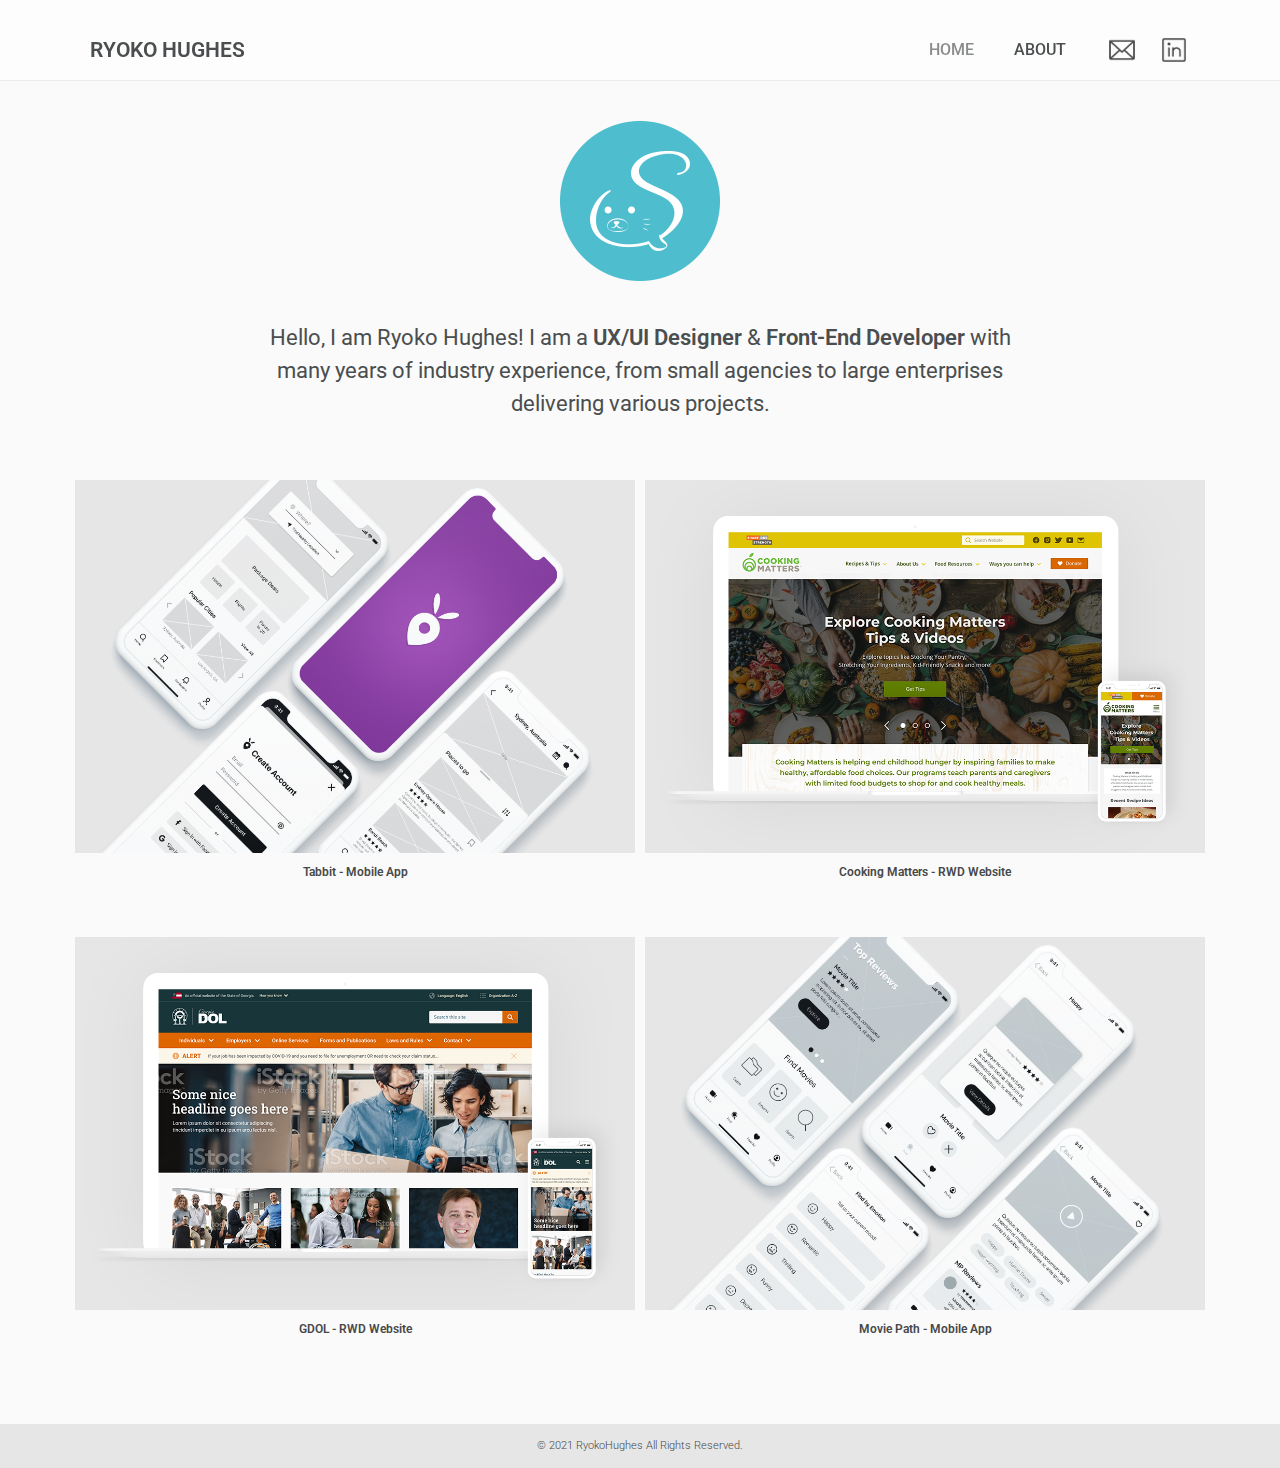
<file: index.html>
<!DOCTYPE html>
<html lang="en">
<head>
    <meta charset="utf-8">
    <meta http-equiv="X-UA-Compatible" content="IE=edge">
    <meta name="viewport" content="width=device-width, initial-scale=1">
    <title>Ryoko Hughes</title>
    <link rel="shortcut icon" href="images/favicon.ico">
    <!-- <link rel="stylesheet" href="css/bootstrap.min.css"> -->
    <link rel="stylesheet" href="css/animate.css">
    <link rel="stylesheet" href="css/style.css">
    <!--[if lt IE 9]>
        <script src="https://oss.maxcdn.com/libs/html5shiv/3.7.0/html5shiv.js"></script>
        <script src="https://oss.maxcdn.com/libs/respond.js/1.4.2/respond.min.js"></script>
    <![endif]-->
</head>
<body>
    <!-- Header -->
    <header class="wow fadeIn" data-wow-delay=".5s">
        <div class="container">
            <h1 id="header-logo"><a href="index.html">Ryoko Hughes</a></h1>
            <nav>
                <!-- <p class="mobile-nav"></p> -->
                <ul class="header-nav">
                    <li class="current"><a href="index.html" title="Home">Home</a></li>
                    <li><a href="about.html" title="About">About</a></li>
                    <li class="nav-social-icons">
                        <a href="mailto: info@creativeseals.com" title="Email" class="icon-link"><img src="images/icon-envelope.png" alt="Email"></a>
                        <a href="https://www.linkedin.com/in/ryoko-hughes/" title="LinkedIn" class="icon-link" target="_blank"><img src="images/icon-linkedin.png" alt="LinkedIn"></a>
                    </li>
                </ul>
            </nav>
        </div>
    </header>

    <!-- Hero -->
    <section class="hero">
        <img src="images/logo.png" alt="Seal" class="hero-logo wow fadeInDown" data-wow-duration="1s" data-wow-delay=".25s">
        <h2 class="tagline wow fadeInUp" data-wow-delay=".5s">Hello, I am Ryoko Hughes! I am a <strong>UX/UI Designer</strong> & <strong>Front-End Developer</strong> with many years of industry experience, from small agencies to large enterprises delivering various projects.</h2>
    </section>

    <!-- Content -->
    <main class="index-content">
        <div class="container">
            <div class="port-thumb tabbit wow fadeIn" data-wow-delay="1s">
                <a href="work-tabbit.html" class="port-thumb-link">
                    <img src="images/thumb-tabbit.png" alt="Tabbit" class="port-thumb-img">
                </a>
                <p class="port-thumb-desc">Tabbit - Mobile App</p>
            </div>

            <div class="port-thumb cm wow fadeIn" data-wow-delay="1.25s">
                <a href="work-cm.html">
                    <img src="images/thumb-npo.png" alt="NPO" class="port-thumb-img">
                </a>
                <p class="port-thumb-desc">Cooking Matters - RWD Website</p>
            </div>

            <div class="port-thumb gdol wow fadeIn" data-wow-delay="1.5s" data-wow-offset="-350">
                <a href="work-gdol.html">
                    <img src="images/thumb-gdol.png" alt="GDOL" class="port-thumb-img">
                </a>
                <p class="port-thumb-desc">GDOL - RWD Website</p>
            </div>

            <div class="port-thumb mp wow fadeIn" data-wow-delay="1.75s" data-wow-offset="-350">
                <a href="work-mp.html">
                    <img src="images/thumb-moviepath.png" alt="Movie Path" class="port-thumb-img">
                </a>
                <p class="port-thumb-desc">Movie Path - Mobile App</p>
            </div>

        </div>
    </main>

    <!-- Footer -->
    <footer>
        <p class="copyright">&copy; 2021 RyokoHughes All Rights Reserved.</p>
    </footer>
    <script type="text/javascript" src="js/wow.min.js"></script>
    <script>
        wow = new WOW(
          {
            animateClass: 'animated',
            offset: 0
          }
        );
        wow.init();
      </script>
      <!-- HW19 Requirement -->
      <script>
        let msg = 'I\'m adding a nice Java Script';
        console.log(msg);
      </script>
</body>
</html>
</file>
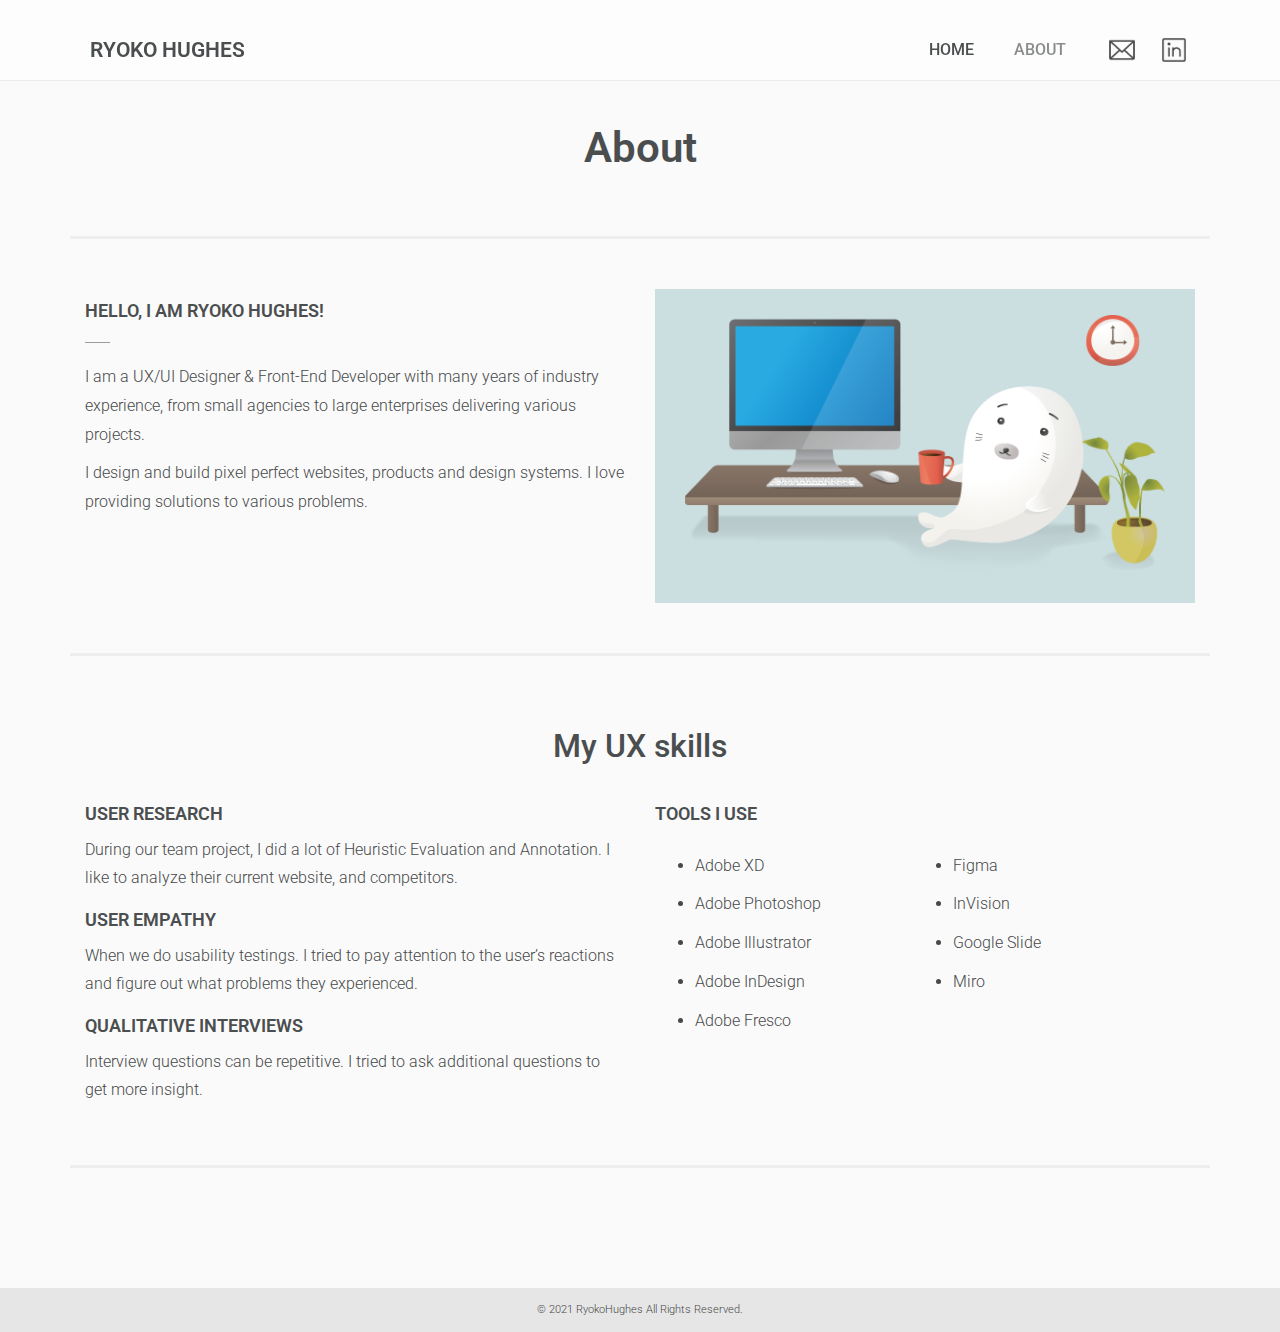
<file: about.html>
<!DOCTYPE html>
<html lang="en">
<head>
    <meta charset="utf-8">
    <meta http-equiv="X-UA-Compatible" content="IE=edge">
    <meta name="viewport" content="width=device-width, initial-scale=1">
    <title>Ryoko Hughes : About</title>
    <link rel="shortcut icon" href="images/favicon.ico">
    <!-- <link rel="stylesheet" href="css/bootstrap.min.css"> -->
    <link rel="stylesheet" href="css/animate.css">
    <link rel="stylesheet" href="css/style.css">
    <!--[if lt IE 9]>
        <script src="https://oss.maxcdn.com/libs/html5shiv/3.7.0/html5shiv.js"></script>
        <script src="https://oss.maxcdn.com/libs/respond.js/1.4.2/respond.min.js"></script>
    <![endif]-->
</head>
<body>
    <!-- Header -->
    <header class="wow fadeIn" data-wow-delay=".5s">
        <div class="container">
            <h1 id="header-logo"><a href="index.html">Ryoko Hughes </a></h1>
            <nav>
                <!-- <p class="mobile-nav"></p> -->
                <ul class="header-nav">
                    <li><a href="index.html" title="Home">Home</a></li>
                    <li class="current"><a href="about.html" title="About">About</a></li>
                    <li class="nav-social-icons">
                        <a href="mailto: info@creativeseals.com" title="Email" class="icon-link"><img src="images/icon-envelope.png" alt="Email"></a>
                        <a href="https://www.linkedin.com/in/ryoko-hughes/" title="LinkedIn" class="icon-link" target="_blank"><img src="images/icon-linkedin.png" alt="LinkedIn"></a>
                    </li>
                </ul>
            </nav>
        </div>
    </header>

    <!-- Content -->
    <section class="title">
        <div class="container bottom-border">
            <h2 class="page-title wow fadeInDown" data-wow-duration="1s" data-wow-delay=".25s">About</h2>
        </div>
    </section>

    <!-- Content -->
    <main class="content">
        <div class="container">
            <section class="row bottom-border">
                <div class="col col-6 port-overview">
                    <h5>Hello, I am Ryoko Hughes!</h5>
                    <p>I am a UX/UI Designer & Front-End Developer with many years of industry experience, from small agencies to large enterprises delivering various projects. </p>
                    <p>I design and build pixel perfect websites, products and design systems. I love providing solutions to various problems.</p>
                </div>
                <div class="col col-6 port-thumb-img">
                    <div class="thumb-bg seal-portrait">
                        <img src="images/seal-self.png" alt="Seal" class="port-image">
                    </div>
                </div>
            </section>

            <h3>My UX skills</h3>
            <section class="row bottom-border">
                <div class="col col-6">
                    <h5>User Research</h5>
                    <p>During our team project, I did a lot of Heuristic Evaluation and Annotation. I like to analyze their current website, and competitors.</p>
                    <h5>User Empathy</h5>
                    <p>When we do usability testings. I tried to pay attention to the user’s reactions and figure out what problems they experienced.</p>
                    <h5>Qualitative Interviews</h5>
                    <p>Interview questions can be repetitive. I tried to ask additional questions to get more insight.</p>
                </div>
                <div class="col col-6">
                    <h5>Tools I use</h5>
                    <ul class="skill-list">
                        <li>Adobe XD</li>
                        <li>Adobe Photoshop</li>
                        <li>Adobe Illustrator</li>
                        <li>Adobe InDesign</li>
                        <li>Adobe Fresco</li>
                        <li>Figma</li>
                        <li>InVision </li>
                        <li>Google Slide </li>
                        <li>Miro</li>
                    </ul>
                </div>
            </section>
        </div>
    </main>

    <!-- Footer -->
    <footer>
        <p class="copyright">&copy; 2021 RyokoHughes All Rights Reserved.</p>
    </footer>
    <script type="text/javascript" src="js/wow.min.js"></script>
    <script>
        wow = new WOW(
          {
            animateClass: 'animated',
            offset: 0
          }
        );
        wow.init();
      </script>
</body>
</html>
</file>
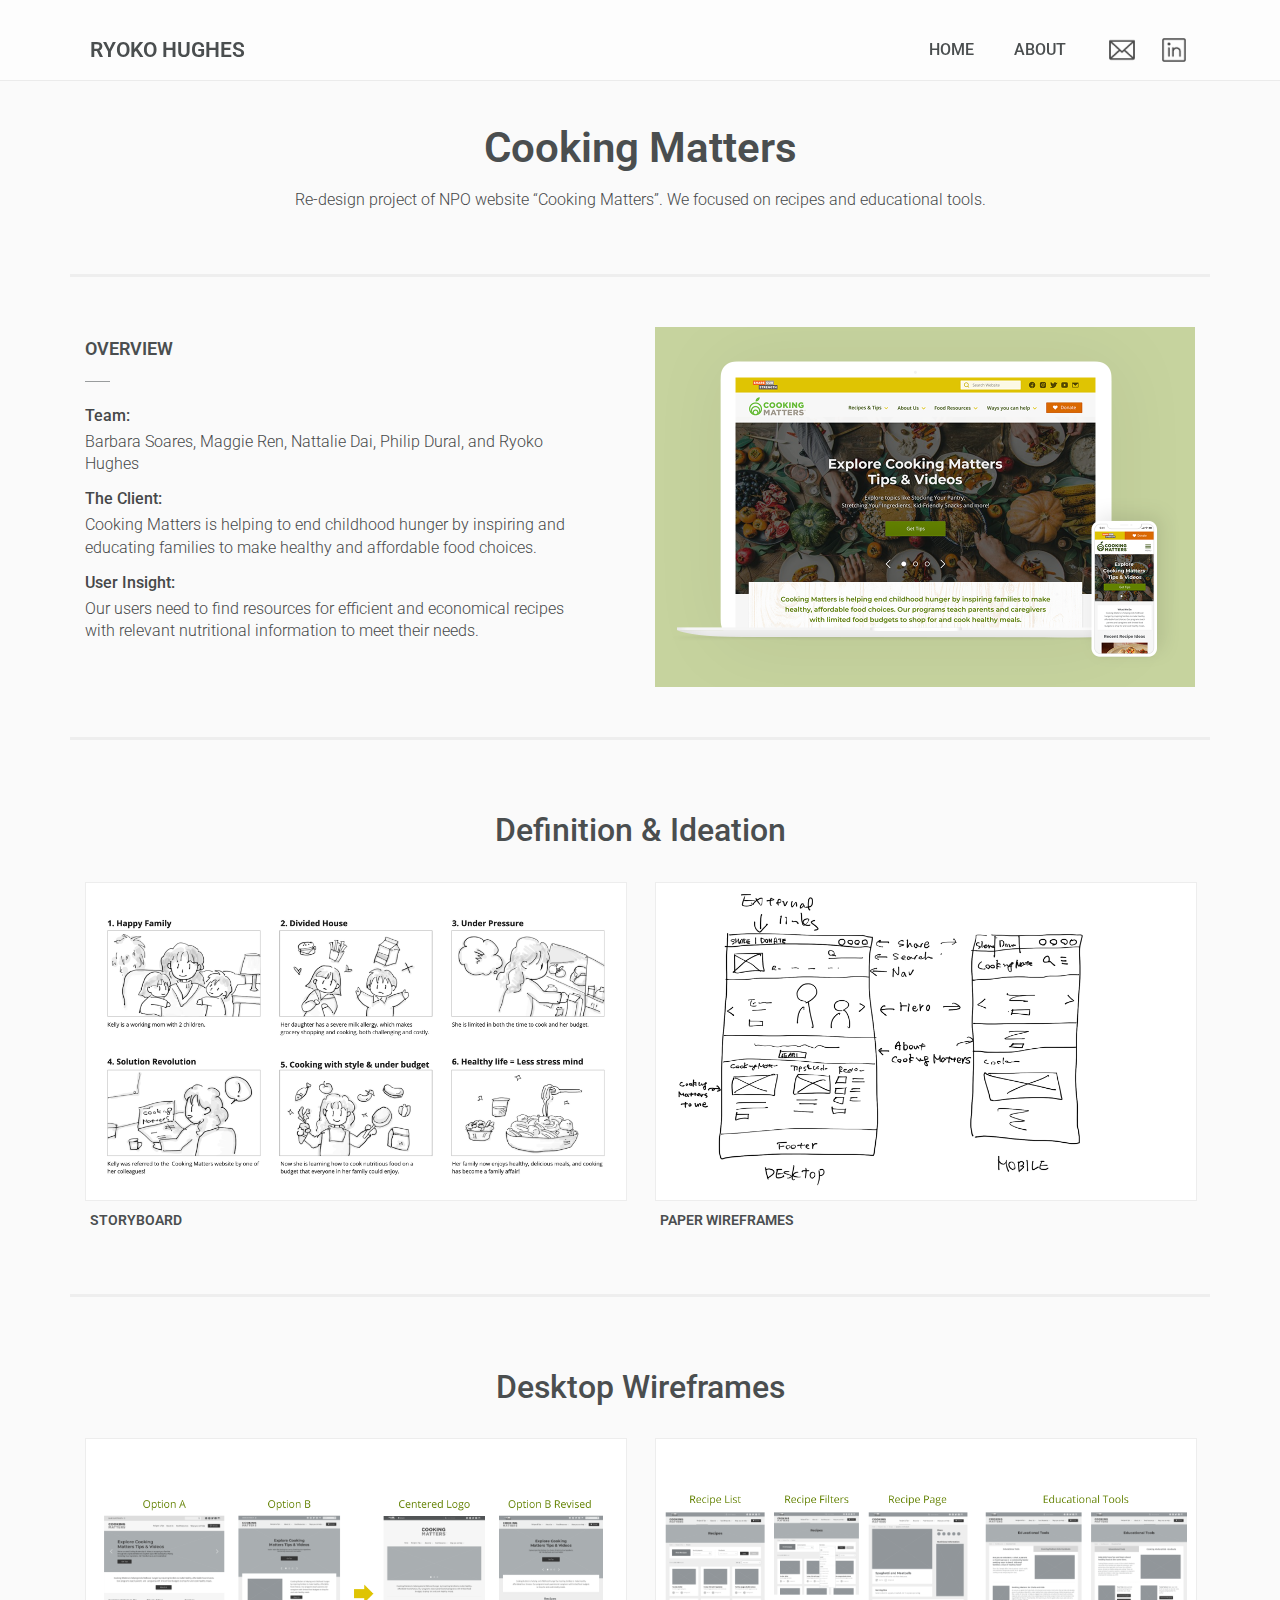
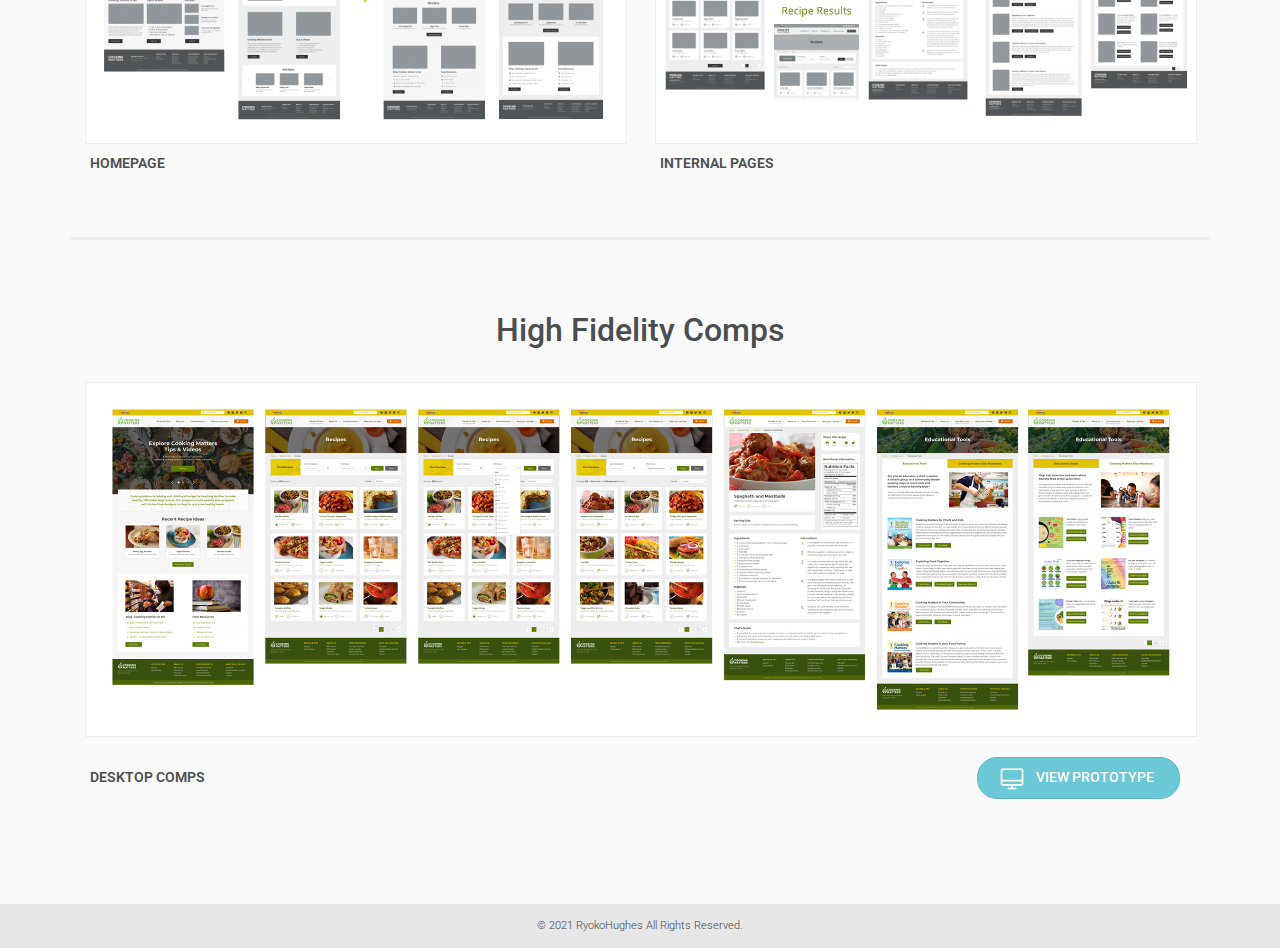
<file: work-cm.html>
<!DOCTYPE html>
<html lang="en">
<head>
    <meta charset="utf-8">
    <meta http-equiv="X-UA-Compatible" content="IE=edge">
    <meta name="viewport" content="width=device-width, initial-scale=1">
    <title>Ryoko Hughes : Cooking Matters</title>
    <link rel="shortcut icon" href="images/favicon.ico">
    <!-- <link rel="stylesheet" href="css/bootstrap.min.css"> -->
    <link rel="stylesheet" href="css/animate.css">
    <link rel="stylesheet" href="css/style.css">
    <!--[if lt IE 9]>
        <script src="https://oss.maxcdn.com/libs/html5shiv/3.7.0/html5shiv.js"></script>
        <script src="https://oss.maxcdn.com/libs/respond.js/1.4.2/respond.min.js"></script>
    <![endif]-->
</head>
<body>
    <!-- Header -->
    <header class="wow fadeIn" data-wow-delay=".5s">
        <div class="container">
            <h1 id="header-logo"><a href="index.html">Ryoko Hughes</a></h1>
            <nav>
                <!-- <p class="mobile-nav"></p> -->
                <ul class="header-nav">
                    <li><a href="index.html" title="Home">Home</a></li>
                    <li><a href="about.html" title="About">About</a></li>
                    <li class="nav-social-icons">
                        <a href="mailto: info@creativeseals.com" title="Email" class="icon-link"><img src="images/icon-envelope.png" alt="Email"></a>
                        <a href="https://www.linkedin.com/in/ryoko-hughes/" title="LinkedIn" class="icon-link" target="_blank"><img src="images/icon-linkedin.png" alt="LinkedIn"></a>
                    </li>
                </ul>
            </nav>
        </div>
    </header>

    <!-- Title -->
    <section class="title">
        <div class="container bottom-border">
            <h2 class="page-title wow fadeInDown" data-wow-duration="1s" data-wow-delay=".25s">Cooking Matters</h2>
            <p class="page-sub-title wow fadeInUp" data-wow-duration="1s" data-wow-delay=".5s">Re-design project of NPO website “Cooking Matters”. We focused on recipes and educational tools.</p>
        </div>
    </section>

    <!-- Content -->
    <main class="content">
        <div class="container">
            <section class="row bottom-border">
                <div class="col col-6 port-overview">
                    <h5>Overview</h5>
                    <dl>
                        <dt>Team:</dt>
                        <dd>Barbara Soares, Maggie Ren, Nattalie Dai, Philip Dural, and Ryoko Hughes</dd>
                        <dt>The Client:</dt>
                        <dd>Cooking Matters is helping to end childhood hunger by inspiring and educating families to make healthy and affordable food choices. </dd>
                        <dt>User Insight:</dt>
                        <dd>Our users need to find resources for efficient and economical recipes with relevant nutritional information to meet their needs.</dd>
                    </dl>
                </div>
                <div class="col col-6 port-thumb-img">
                    <div class="thumb-bg cm">
                        <img src="images/thumb-npo.png" alt="Cooking Matters" class="port-image">
                    </div>
                </div>
            </section>

            <h3>Definition &amp; Ideation</h3>
            <section class="row bottom-border">
                <div class="col col-6 port-item">
                    <a href="images/npo-storyboard.jpg" data-type="image" data-fslightbox>
                        <img src="images/npo-storyboard.jpg" alt="Storyboard" class="port-image">
                    </a>
                    <h5>Storyboard</h5>
                </div>
                <div class="col col-6 port-item">
                    <a href="images/npo-paper-wire.jpg" data-type="image" data-fslightbox>
                        <img src="images/npo-paper-wire.jpg" alt="Paper Wireframes" class="port-image">
                    </a>
                    <h5>Paper Wireframes</h5>
                </div>
            </section>

            <h3>Desktop Wireframes</h3>
            <section class="row bottom-border">
                <div class="col col-6 port-item">
                    <a href="images/npo-desktop-wire01.png" data-type="image" data-fslightbox>
                        <img src="images/npo-desktop-wire01.png" alt="Homepage Wireframes" class="port-image">
                    </a>
                    <h5>Homepage</h5>

                </div>
                <div class="col col-6 port-item">
                    <a href="images/npo-desktop-wire02.png" data-type="image" data-fslightbox>
                       <img src="images/npo-desktop-wire02.png" alt="Recipe Wireframes" class="port-image">
                    </a>
                    <h5>Internal Pages</h5>
                </div>
            </section>

            <h3>High Fidelity Comps</h3>
            <section class="row">
                <div class="col col-12 port-item">
                    <a href="images/npo-desktop-comps.jpg" data-type="image" data-fslightbox>
                       <img src="images/npo-desktop-comps.jpg" alt="Paper Wireframes" class="port-image">
                    </a>
                    <section class="row btn-right">
                        <h5>Desktop Comps</h5>
                        <p>
                            <a href="https://www.figma.com/proto/3JUARQ4RPCtksBnAr0uqvw/Cooking-Matters-HiFi-Only?node-id=335%3A7227&viewport=273%2C692%2C0.10871068388223648&scaling=scale-down" title="View Prototype" class="icon-button" target="_blank">
                                <img src="images/icon-desktop.png" alt="icon" class="btn-icon-img">
                                <span class="btn-icon-text">View Prototype</span>
                            </a>
                        </p>
                    </section>
            </section>

        </div>
    </main>

    <!-- Footer -->
    <footer>
        <p class="copyright">&copy; 2021 RyokoHughes All Rights Reserved.</p>
    </footer>
    <script type="text/javascript" src="js/wow.min.js"></script>
    <script type="text/javascript" src="js/fslightbox.js"></script>
    <script>
        wow = new WOW(
          {
            animateClass: 'animated',
            offset: 0
          }
        );
        wow.init();
      </script>
</body>
</html>
</file>
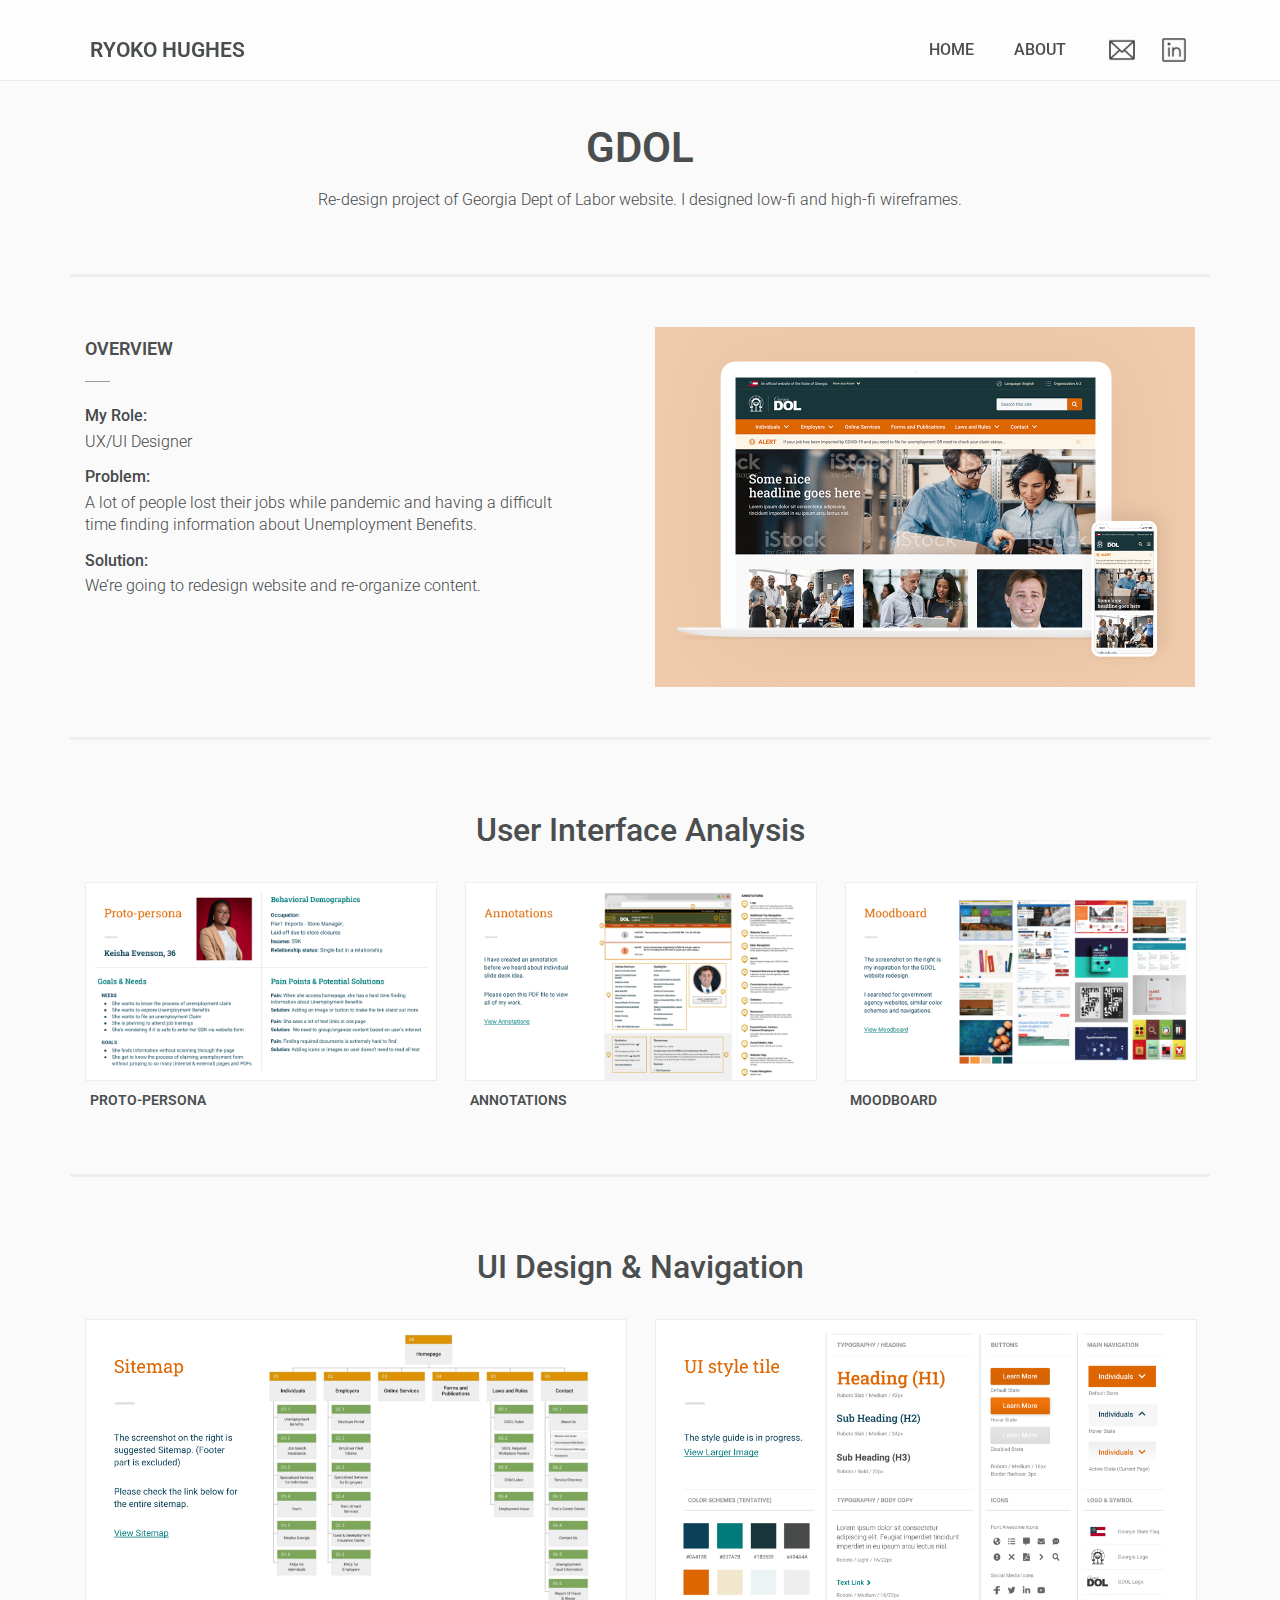
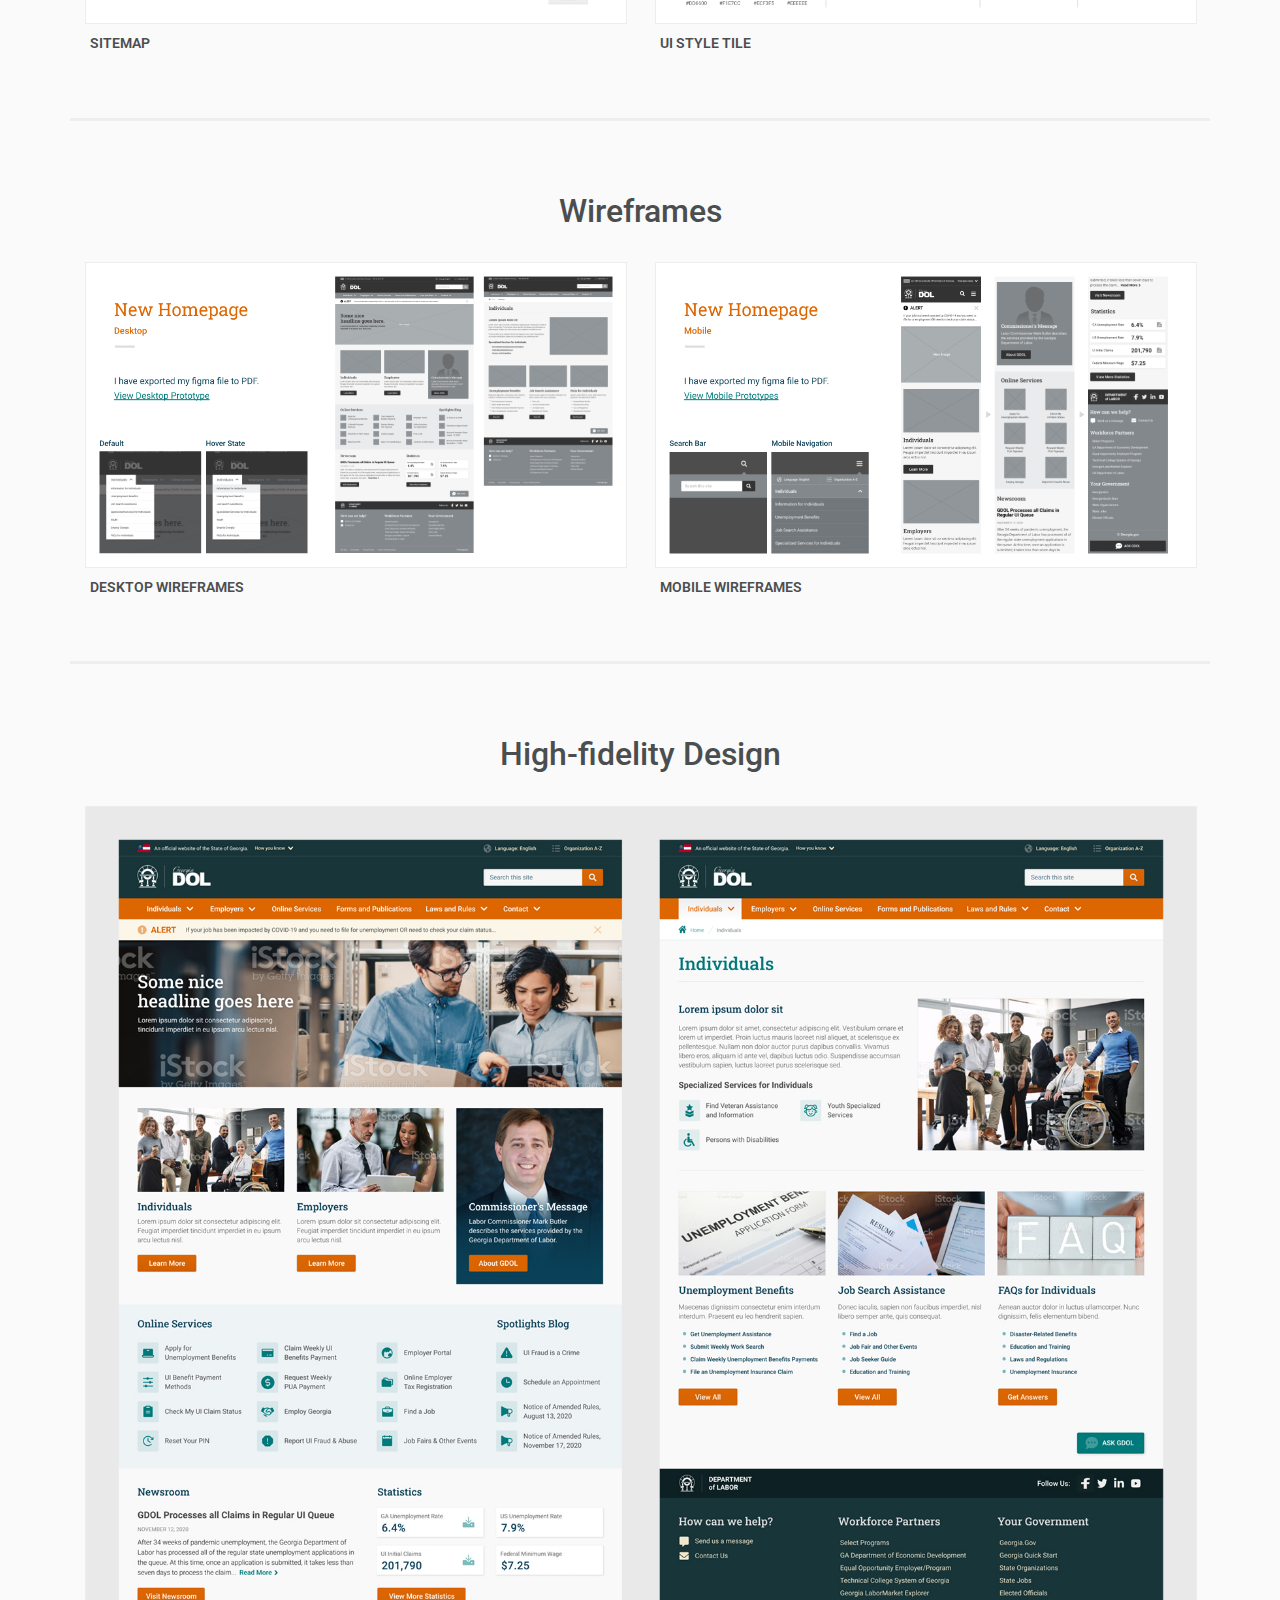
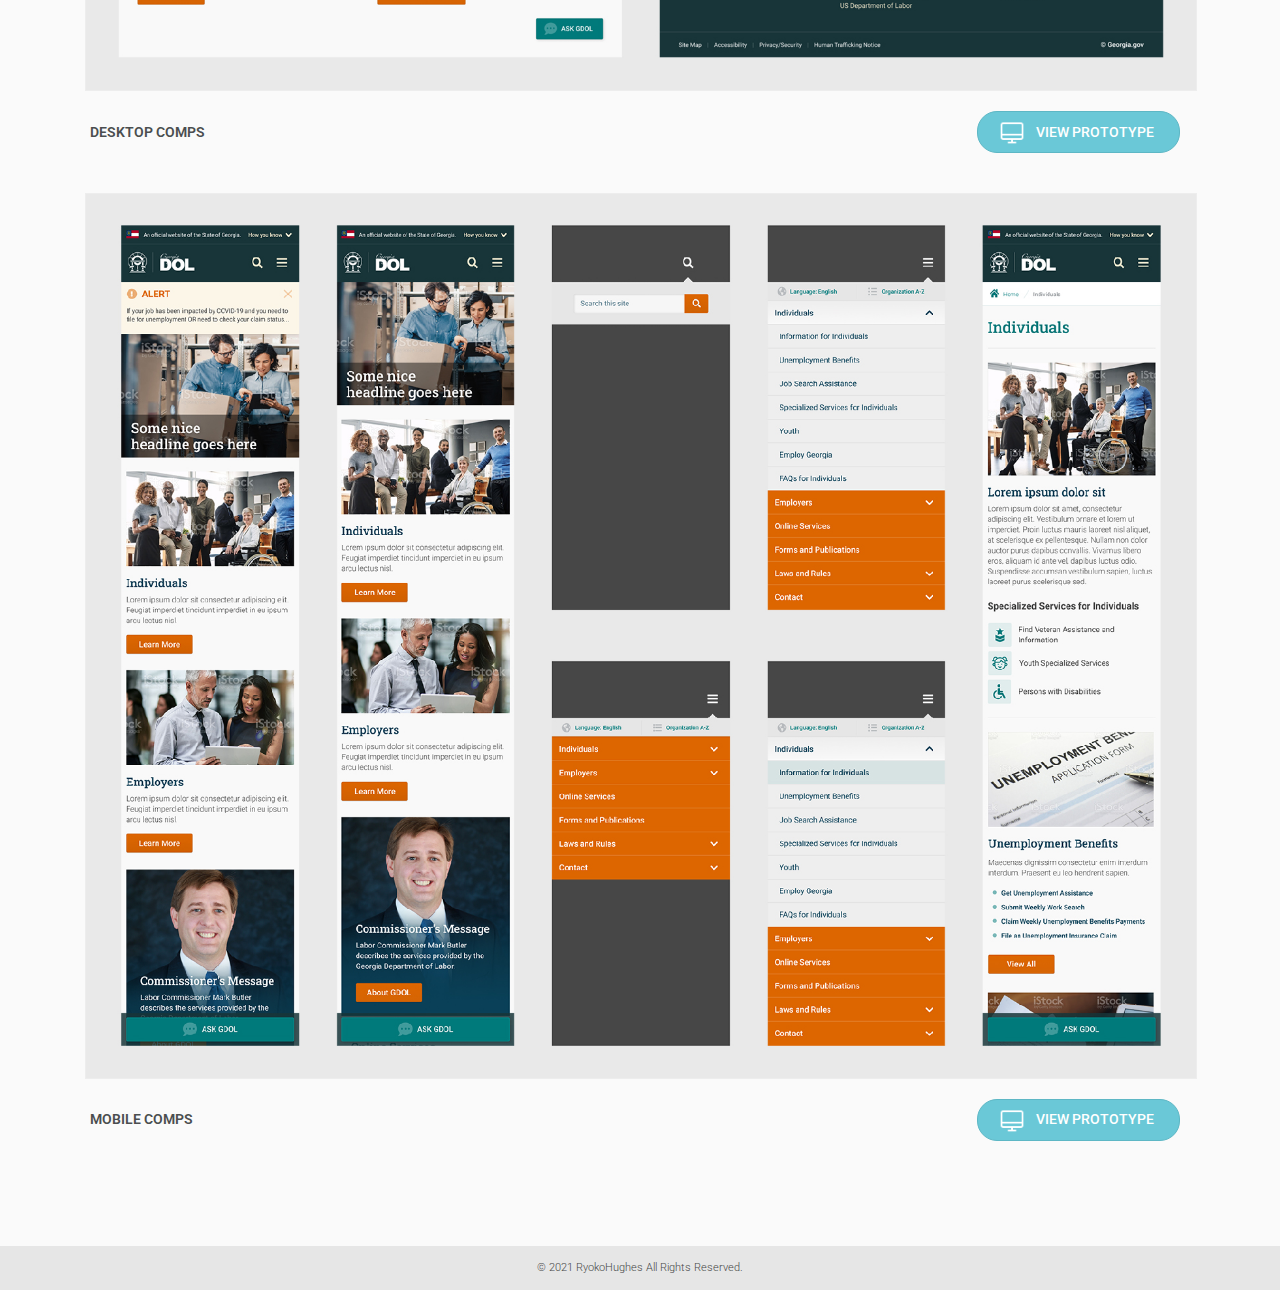
<file: work-gdol.html>
<!DOCTYPE html>
<html lang="en">
<head>
    <meta charset="utf-8">
    <meta http-equiv="X-UA-Compatible" content="IE=edge">
    <meta name="viewport" content="width=device-width, initial-scale=1">
    <title>Ryoko Hughes : GDOL</title>
    <link rel="shortcut icon" href="images/favicon.ico">
    <!-- <link rel="stylesheet" href="css/bootstrap.min.css"> -->
    <link rel="stylesheet" href="css/animate.css">
    <link rel="stylesheet" href="css/style.css">
    <!--[if lt IE 9]>
        <script src="https://oss.maxcdn.com/libs/html5shiv/3.7.0/html5shiv.js"></script>
        <script src="https://oss.maxcdn.com/libs/respond.js/1.4.2/respond.min.js"></script>
    <![endif]-->
</head>
<body>
    <!-- Header -->
    <header class="wow fadeIn" data-wow-delay=".5s">
        <div class="container">
            <h1 id="header-logo"><a href="index.html">Ryoko Hughes</a></h1>
            <nav>
                <!-- <p class="mobile-nav"></p> -->
                <ul class="header-nav">
                    <li><a href="index.html" title="Home">Home</a></li>
                    <li><a href="about.html" title="About">About</a></li>
                    <li class="nav-social-icons">
                        <a href="mailto: info@creativeseals.com" title="Email" class="icon-link"><img src="images/icon-envelope.png" alt="Email"></a>
                        <a href="https://www.linkedin.com/in/ryoko-hughes/" title="LinkedIn" class="icon-link" target="_blank"><img src="images/icon-linkedin.png" alt="LinkedIn"></a>
                    </li>
                </ul>
            </nav>
        </div>
    </header>

    <!-- Title -->
    <section class="title">
        <div class="container bottom-border">
            <h2 class="page-title wow fadeInDown" data-wow-duration="1s" data-wow-delay=".25s">GDOL</h2>
            <p class="page-sub-title wow fadeInUp" data-wow-duration="1s" data-wow-delay=".5s">Re-design project of Georgia Dept of Labor website. I designed low-fi and high-fi wireframes.</p>
        </div>
    </section>

    <!-- Content -->
    <main class="content">
        <div class="container">
            <section class="row bottom-border">
                <div class="col col-6 port-overview">
                    <h5>Overview</h5>
                    <dl>
                        <dt>My Role:</dt>
                        <dd>UX/UI Designer</dd>
                        <dt>Problem:</dt>
                        <dd>A lot of people lost their jobs while pandemic and having a difficult time finding information about Unemployment Benefits.</dd>
                        <dt>Solution:</dt>
                        <dd>We’re going to redesign website and re-organize content.</dd>
                    </dl>
                </div>
                <div class="col col-6 port-thumb-img">
                    <div class="thumb-bg gdol">
                        <img src="images/thumb-gdol.png" alt="GDOL" class="port-image">
                    </div>
                </div>
            </section>

            <h3>User Interface Analysis</h3>
            <section class="row bottom-border">
                <div class="col col-4 port-item">
                    <a href="images/gdol-proto-persona.png" data-type="image" data-fslightbox>
                        <img src="images/gdol-proto-persona.png" alt="Proto-persona" class="port-image">
                    </a>
                    <h5>Proto-persona</h5>
                </div>
                <div class="col col-4 port-item">
                    <a href="images/gdol-annotations.png" data-type="image" data-fslightbox>
                        <img src="images/gdol-annotations.png" alt="Annotations" class="port-image">
                    </a>
                    <h5>Annotations</h5>
                </div>
                <div class="col col-4 port-item">
                    <a href="images/gdol-moodboard.png" data-type="image" data-fslightbox>
                       <img src="images/gdol-moodboard.png" alt="Moodboard" class="port-image">
                    </a>
                    <h5>Moodboard</h5>
                </div>
            </section>

            <h3>UI Design & Navigation</h3>
            <section class="row bottom-border">
                <div class="col col-6 port-item">
                    <a href="images/gdol-sitemap.png" data-type="image" data-fslightbox>
                       <img src="images/gdol-sitemap.png" alt="Sitemap" class="port-image">
                    </a>
                    <h5>Sitemap</h5>
                </div>
                <div class="col col-6 port-item">
                    <a href="images/gdol-style.png" data-type="image" data-fslightbox>
                        <img src="images/gdol-style.png" alt="UI style tile" class="port-image">
                    </a>
                    <h5>UI style tile</h5>
                </div>
            </section>

            <h3>Wireframes</h3>
            <section class="row bottom-border">
                <div class="col col-6 port-item">
                    <a href="images/gdol-wire-desktop.png" data-type="image" data-fslightbox>
                        <img src="images/gdol-wire-desktop.png" alt="Desktop Wireframes" class="port-image">
                    </a>
                    <h5>Desktop Wireframes</h5>
                </div>
                <div class="col col-6 port-item">
                    <a href="images/gdol-wire-mobile.png" data-type="image" data-fslightbox>
                        <img src="images/gdol-wire-mobile.png" alt="Mobile Wireframes" class="port-image">
                    </a>
                    <h5>Mobile Wireframes</h5>
                </div>
            </section>

            <h3>High-fidelity Design</h3>
            <section class="row">
                <div class="col col-12 port-item">
                    <a href="images/gdol-comp-desktop.jpg" data-type="image" data-fslightbox>
                       <img src="images/gdol-comp-desktop.jpg" alt="Desktop" class="port-image">
                    </a>
                    <section class="row btn-right">
                        <h5>Desktop Comps</h5>
                        <p>
                            <a href="https://www.figma.com/proto/30vMYM70sXzPHRvpDloKAF/DOL-U12-Homepage-Comp-RH?node-id=208%3A86&viewport=262%2C467%2C0.18966475129127502&scaling=scale-down" title="View Prototype" class="icon-button" target="_blank">
                                <img src="images/icon-desktop.png" alt="icon" class="btn-icon-img">
                                <span class="btn-icon-text">View Prototype</span>
                            </a>
                        </p>
                    </section>
                    <a href="images/gdol-comp-mobile.jpg" data-type="image" data-fslightbox>
                      <img src="images/gdol-comp-mobile.jpg" alt="Desktop" class="port-image">
                    </a>
                    <section class="row btn-right">
                        <h5>Mobile Comps</h5>
                        <p>
                            <a href="https://www.figma.com/proto/30vMYM70sXzPHRvpDloKAF/DOL-U12-Homepage-Comp-RH?node-id=213%3A86&viewport=138%2C267%2C0.44395512342453003&scaling=min-zoom" title="View Prototype" class="icon-button" target="_blank">
                                <img src="images/icon-desktop.png" alt="icon" class="btn-icon-img">
                                <span class="btn-icon-text">View Prototype</span>
                            </a>
                        </p>
                    </section>
                </div>
            </section>

        </div>
    </main>

    <!-- Footer -->
    <footer>
        <p class="copyright">&copy; 2021 RyokoHughes All Rights Reserved.</p>
    </footer>
    <script type="text/javascript" src="js/wow.min.js"></script>
    <script type="text/javascript" src="js/fslightbox.js"></script>
    <script>
        wow = new WOW(
          {
            animateClass: 'animated',
            offset: 0
          }
        );
        wow.init();
      </script>
</body>
</html>
</file>
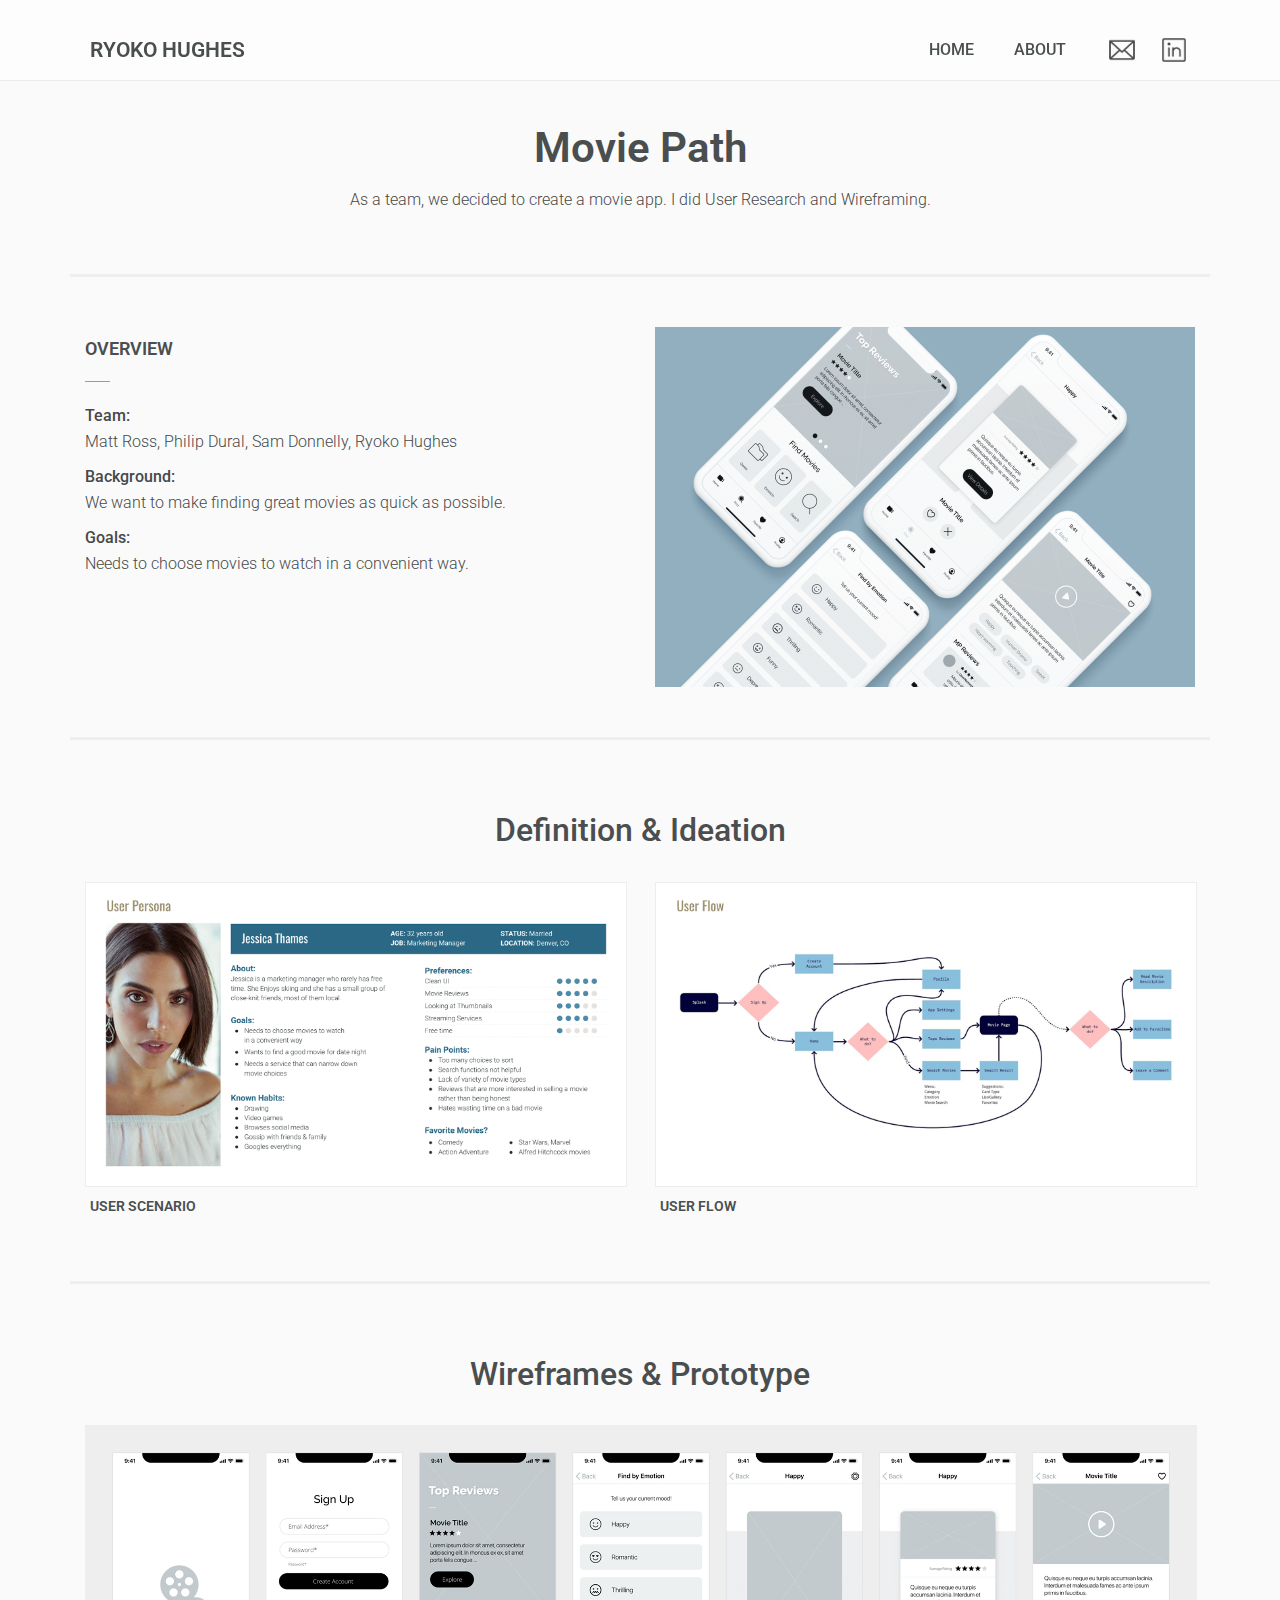
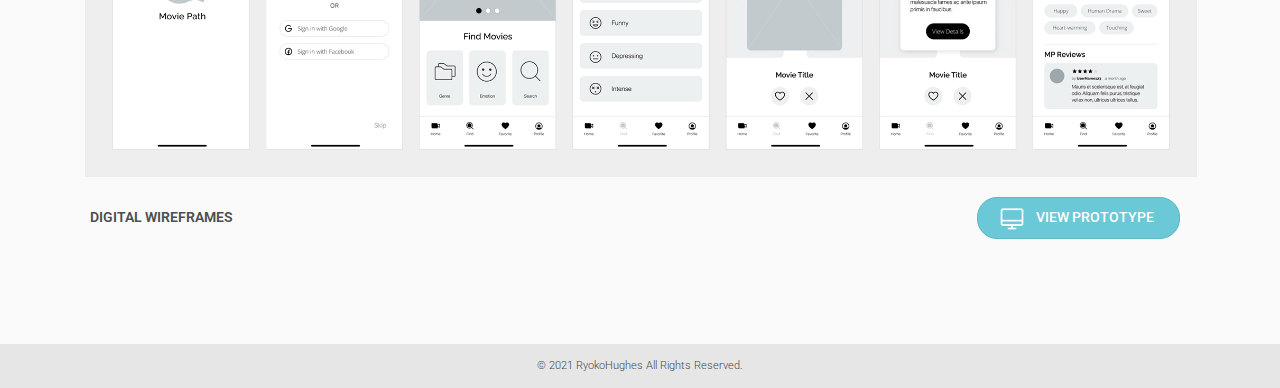
<file: work-mp.html>
<!DOCTYPE html>
<html lang="en">
<head>
    <meta charset="utf-8">
    <meta http-equiv="X-UA-Compatible" content="IE=edge">
    <meta name="viewport" content="width=device-width, initial-scale=1">
    <title>Ryoko Hughes : Movie Path</title>
    <link rel="shortcut icon" href="images/favicon.ico">
    <!-- <link rel="stylesheet" href="css/bootstrap.min.css"> -->
    <link rel="stylesheet" href="css/animate.css">
    <link rel="stylesheet" href="css/style.css">
    <!--[if lt IE 9]>
        <script src="https://oss.maxcdn.com/libs/html5shiv/3.7.0/html5shiv.js"></script>
        <script src="https://oss.maxcdn.com/libs/respond.js/1.4.2/respond.min.js"></script>
    <![endif]-->
</head>
<body>
    <!-- Header -->
    <header class="wow fadeIn" data-wow-delay=".5s">
        <div class="container">
            <h1 id="header-logo"><a href="index.html">Ryoko Hughes</a></h1>
            <nav>
                <!-- <p class="mobile-nav"></p> -->
                <ul class="header-nav">
                    <li><a href="index.html" title="Home">Home</a></li>
                    <li><a href="about.html" title="About">About</a></li>
                    <li class="nav-social-icons">
                        <a href="mailto: info@creativeseals.com" title="Email" class="icon-link"><img src="images/icon-envelope.png" alt="Email"></a>
                        <a href="https://www.linkedin.com/in/ryoko-hughes/" title="LinkedIn" class="icon-link" target="_blank"><img src="images/icon-linkedin.png" alt="LinkedIn"></a>
                    </li>
                </ul>
            </nav>
        </div>
    </header>

    <!-- Title -->
    <section class="title">
        <div class="container bottom-border">
            <h2 class="page-title wow fadeInDown" data-wow-duration="1s" data-wow-delay=".25s">Movie Path</h2>
            <p class="page-sub-title wow fadeInUp" data-wow-duration="1s" data-wow-delay=".5s">As a team, we decided to create a movie app. I did User Research and Wireframing.</p>
        </div>
    </section>

    <!-- Content -->
    <main class="content">
        <div class="container">
            <section class="row bottom-border">
                <div class="col col-6 port-overview">
                    <h5>Overview</h5>
                    <dl>
                        <dt>Team:</dt>
                        <dd>Matt Ross, Philip Dural, Sam Donnelly, Ryoko Hughes</dd>
                        <dt>Background:</dt>
                        <dd>We want to make finding great movies as quick as possible.</dd>
                        <dt>Goals:</dt>
                        <dd>Needs to choose movies to watch in a convenient way.</dd>
                    </dl>
                </div>
                <div class="col col-6 port-thumb-img">
                    <div class="thumb-bg mp">
                        <img src="images/thumb-moviepath.png" alt="Movie Path" class="port-image">
                    </div>
                </div>
            </section>

            <h3>Definition &amp; Ideation</h3>
            <section class="row bottom-border">
                <div class="col col-6 port-item">
                    <a href="images/mp-user-persona.jpg" data-type="image" data-fslightbox>
                        <img src="images/mp-user-persona.jpg" alt="User Persona" class="port-image">
                    </a>
                    <h5>User Scenario</h5>
                </div>
                <div class="col col-6 port-item">
                    <a href="images/mp-user-flow.jpg" data-type="image" data-fslightbox>
                        <img src="images/mp-user-flow.jpg" alt="User Flow" class="port-image">
                    </a>
                    <h5>User Flow</h5>
                </div>
            </section>

            <h3>Wireframes &amp; Prototype</h3>
            <section class="row">
                <div class="col col-12 port-item">
                    <a href="images/mp-wire.jpg" data-type="image" data-fslightbox>
                        <img src="images/mp-wire.jpg" alt="Digital Wireframes" class="port-image">
                    </a>
                    <section class="row btn-right">
                        <h5>Digital Wireframes</h5>
                        <!-- <p>Fusce vulputate interdum fermentum. Mauris sollicitudin arcu nibh, et hendrerit nulla et.</p> -->
                        <p>
                            <a href="https://www.figma.com/proto/l1pjcXLX5go7W0DMif67r1/Movie-Path-RH?node-id=1%3A2&scaling=scale-down" title="View Prototype" class="icon-button" target="_blank">
                                <img src="images/icon-desktop.png" alt="icon" class="btn-icon-img">
                                <span class="btn-icon-text">View Prototype</span>
                            </a>
                        </p>
                    </section>
                </div>
            </section>

        </div>
    </main>

    <!-- Footer -->
    <footer>
        <p class="copyright">&copy; 2021 RyokoHughes All Rights Reserved.</p>
    </footer>
    <script type="text/javascript" src="js/wow.min.js"></script>
    <script type="text/javascript" src="js/fslightbox.js"></script>
    <script>
        wow = new WOW(
          {
            animateClass: 'animated',
            offset: 0
          }
        );
        wow.init();
      </script>
</body>
</html>
</file>
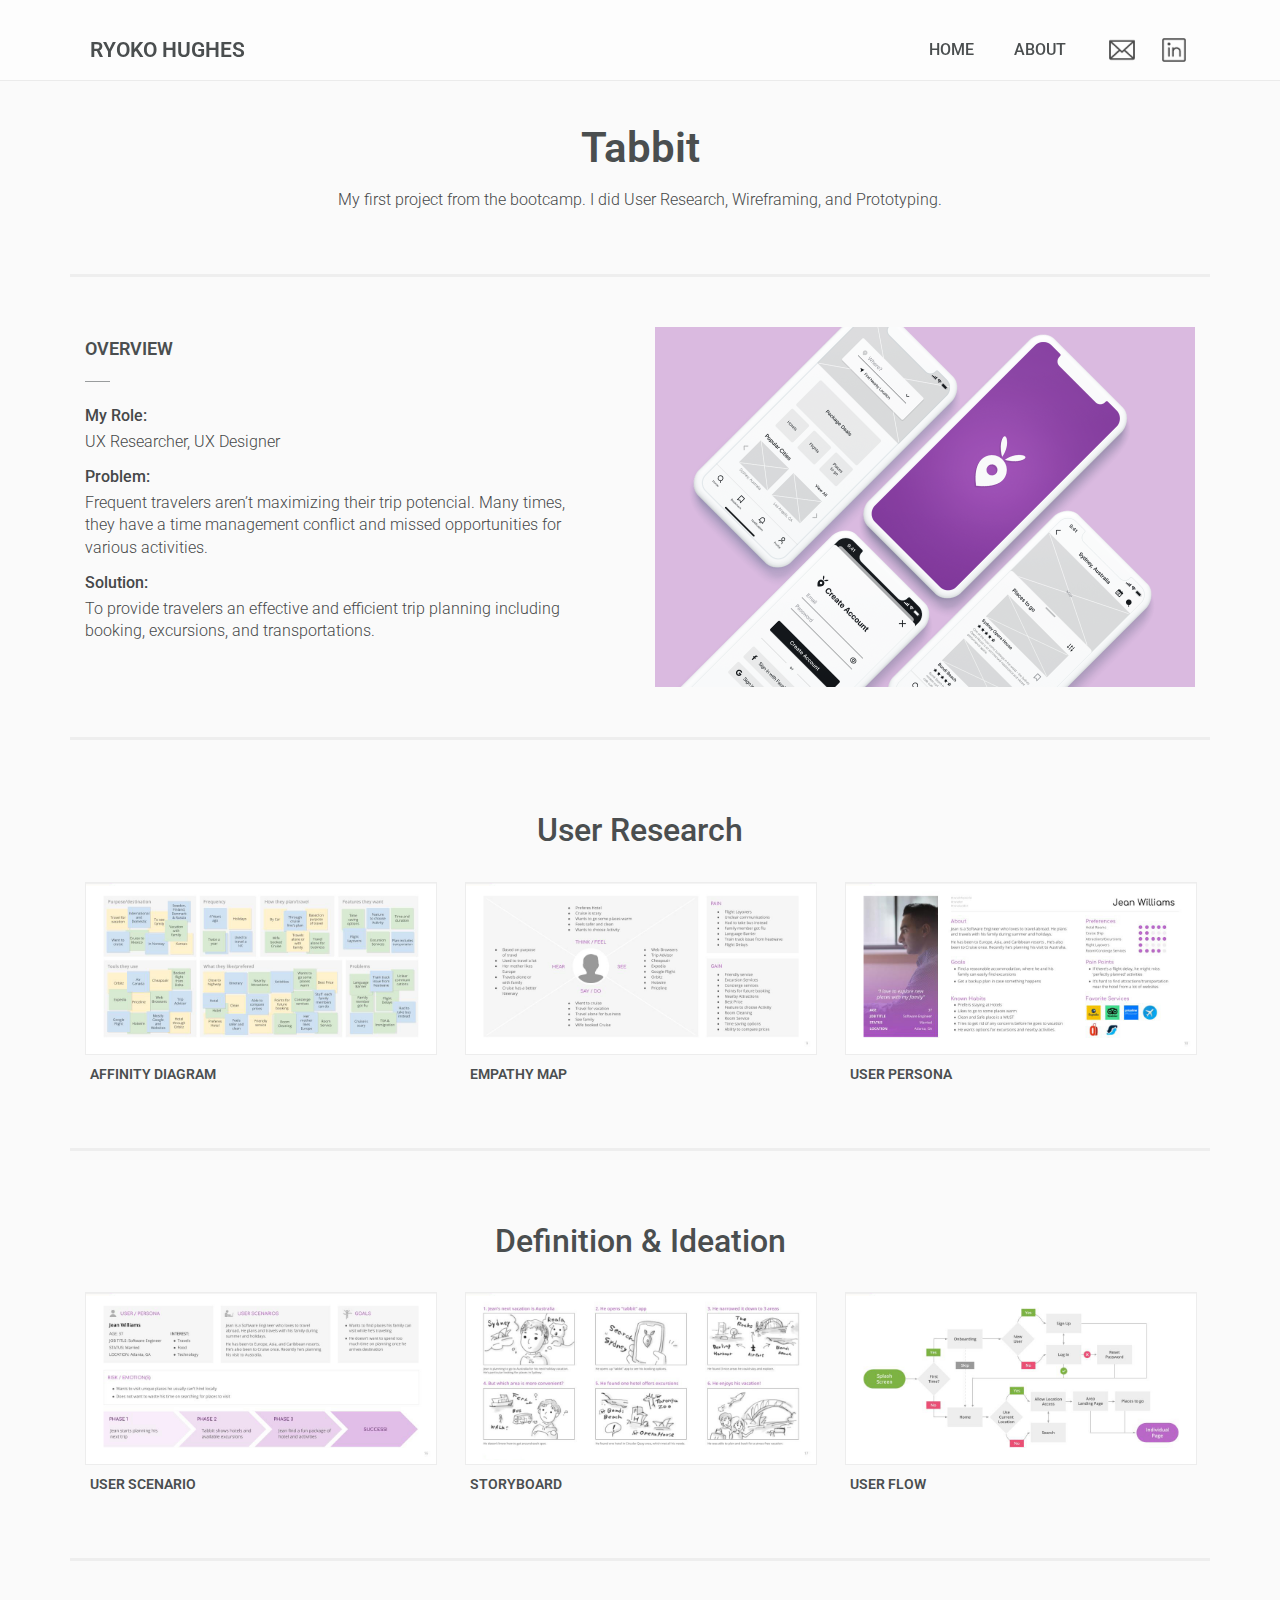
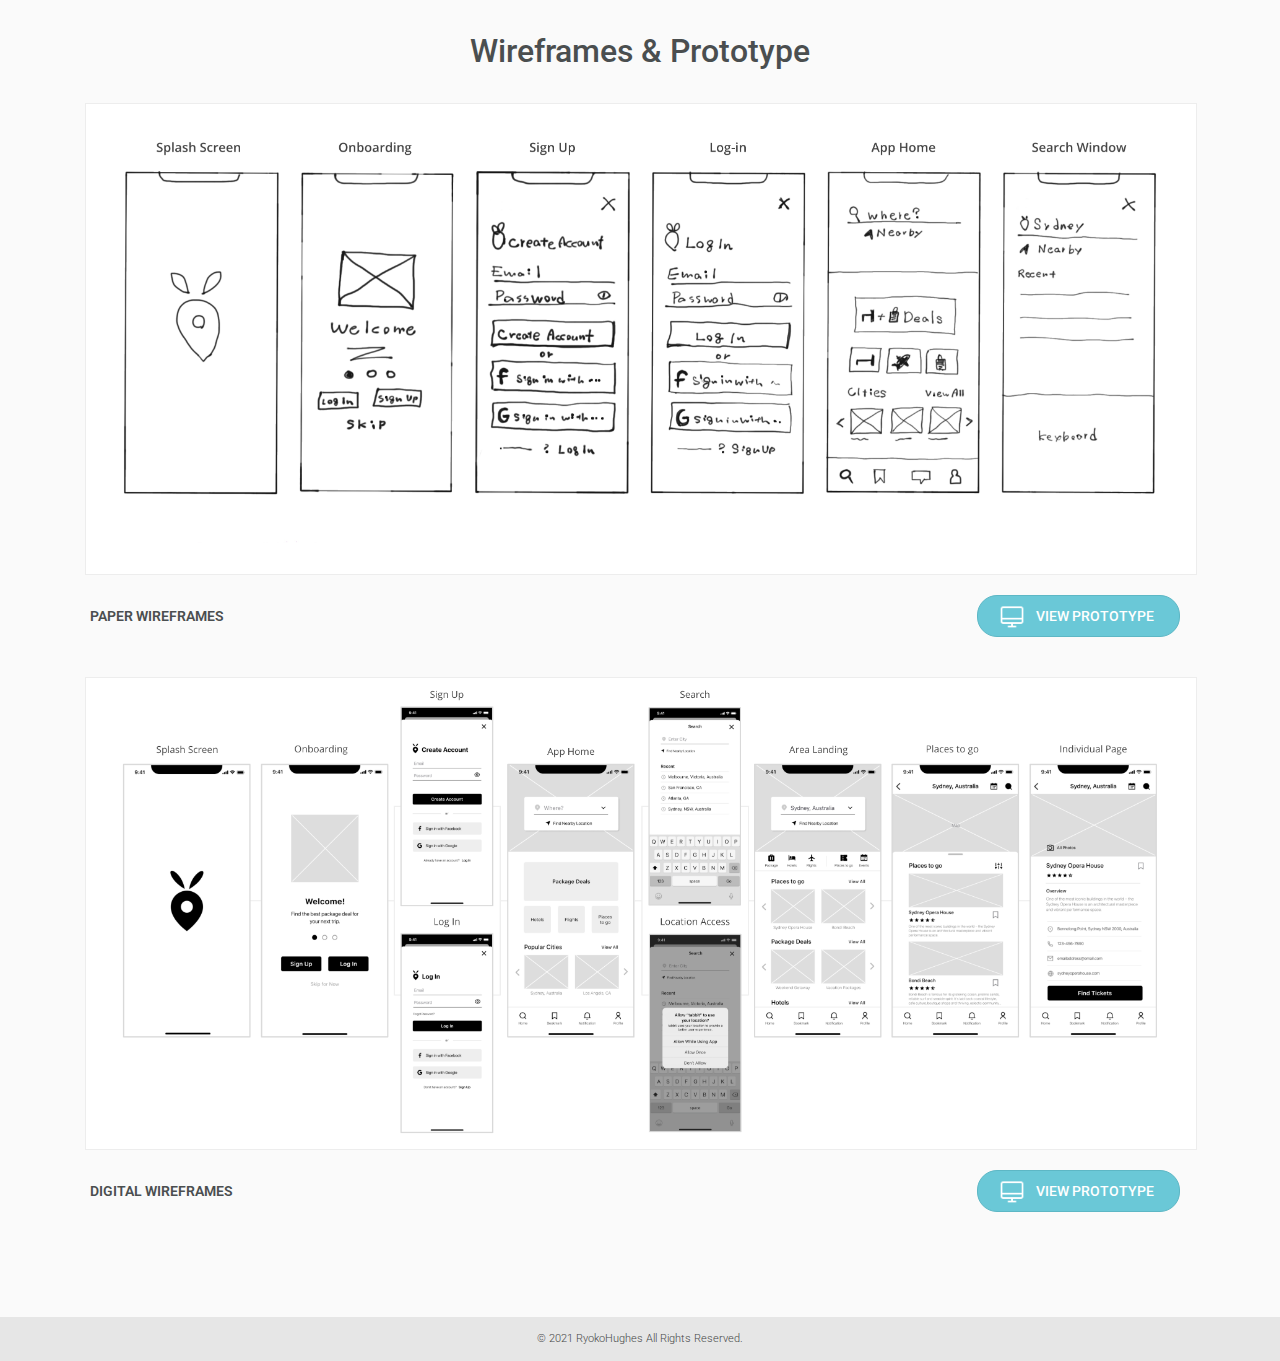
<file: work-tabbit.html>
<!DOCTYPE html>
<html lang="en">
<head>
    <meta charset="utf-8">
    <meta http-equiv="X-UA-Compatible" content="IE=edge">
    <meta name="viewport" content="width=device-width, initial-scale=1">
    <title>Ryoko Hughes : Tabbit</title>
    <link rel="shortcut icon" href="images/favicon.ico">
    <!-- <link rel="stylesheet" href="css/bootstrap.min.css"> -->
    <link rel="stylesheet" href="css/animate.css">
    <link rel="stylesheet" href="css/style.css">
    <!--[if lt IE 9]>
        <script src="https://oss.maxcdn.com/libs/html5shiv/3.7.0/html5shiv.js"></script>
        <script src="https://oss.maxcdn.com/libs/respond.js/1.4.2/respond.min.js"></script>
    <![endif]-->
</head>
<body>
    <!-- Header -->
    <header class="wow fadeIn" data-wow-delay=".5s">
        <div class="container">
            <h1 id="header-logo"><a href="index.html">Ryoko Hughes</a></h1>
            <nav>
                <!-- <p class="mobile-nav"></p> -->
                <ul class="header-nav">
                    <li><a href="index.html" title="Home">Home</a></li>
                    <li><a href="about.html" title="About">About</a></li>
                    <li class="nav-social-icons">
                        <a href="mailto: info@creativeseals.com" title="Email" class="icon-link"><img src="images/icon-envelope.png" alt="Email"></a>
                        <a href="https://www.linkedin.com/in/ryoko-hughes/" title="LinkedIn" class="icon-link" target="_blank"><img src="images/icon-linkedin.png" alt="LinkedIn"></a>
                    </li>
                </ul>
            </nav>
        </div>
    </header>

    <!-- Title -->
    <section class="title">
        <div class="container bottom-border">
            <h2 class="page-title wow fadeInDown" data-wow-duration="1s" data-wow-delay=".25s">Tabbit</h2>
            <p class="page-sub-title wow fadeInUp" data-wow-duration="1s" data-wow-delay=".5s">My first project from the bootcamp. I did User Research, Wireframing, and Prototyping.</p>
        </div>
    </section>

    <!-- Content -->
    <main class="content">
        <div class="container">
            <section class="row bottom-border">
                <div class="col col-6 port-overview">
                    <h5>Overview</h5>
                    <dl>
                        <dt>My Role:</dt>
                        <dd>UX Researcher, UX Designer</dd>
                        <dt>Problem:</dt>
                        <dd>Frequent travelers aren’t maximizing their trip potencial. Many times, they have a time management conflict and missed opportunities for various activities.</dd>
                        <dt>Solution:</dt>
                        <dd>To provide travelers an effective and efficient trip planning including booking, excursions, and transportations.</dd>
                    </dl>
                </div>
                <div class="col col-6 port-thumb-img">
                    <div class="thumb-bg tabbit">
                        <img src="images/thumb-tabbit.png" alt="Tabbit" class="port-image">
                    </div>
                </div>
            </section>

            <h3>User Research</h3>
            <section class="row bottom-border">
                <div class="col col-4 port-item">
                    <a href="images/tabbit-affinity-diagram.jpg" data-type="image" data-fslightbox>
                      <img src="images/tabbit-affinity-diagram.jpg" alt="Affinity Diagram" class="port-image">
                    </a>
                    <h5>Affinity Diagram</h5>
                </div>
                <div class="col col-4 port-item">
                    <a href="images/tabbit-empathy-map.jpg" data-type="image" data-fslightbox>
                       <img src="images/tabbit-empathy-map.jpg" alt="Empathy Map" class="port-image">
                    </a>
                    <h5>Empathy Map</h5>
                </div>
                <div class="col col-4 port-item">
                    <a href="images/tabbit-user-persona.jpg" data-type="image" data-fslightbox>
                        <img src="images/tabbit-user-persona.jpg" alt="User Persona" class="port-image">
                    </a>
                    <h5>User Persona</h5>
                </div>
            </section>

            <h3>Definition &amp; Ideation</h3>
            <section class="row bottom-border">
                <div class="col col-4 port-item">
                    <a href="images/tabbit-user-scenario.jpg" data-type="image" data-fslightbox>
                        <img src="images/tabbit-user-scenario.jpg" alt="User Scenario" class="port-image">
                    </a>
                    <h5>User Scenario</h5>
                </div>
                <div class="col col-4 port-item">
                    <a href="images/tabbit-storyboard.jpg" data-type="image" data-fslightbox>
                        <img src="images/tabbit-storyboard.jpg" alt="Storyboard" class="port-image">
                    </a>
                    <h5>Storyboard</h5>
                </div>
                <div class="col col-4 port-item">
                    <a href="images/tabbit-user-flow.jpg" data-type="image" data-fslightbox>
                        <img src="images/tabbit-user-flow.jpg" alt="User Flow" class="port-image">
                    </a>
                    <h5>User Flow</h5>
                </div>
            </section>

            <h3>Wireframes &amp; Prototype</h3>
            <section class="row">
                <div class="col col-12 port-item">
                    <a href="images/tabbit-paper-wire.jpg" data-type="image" data-fslightbox>
                       <img src="images/tabbit-paper-wire.jpg" alt="Paper Wireframes" class="port-image">
                    </a>
                    <section class="row btn-right">
                        <h5>Paper Wireframes</h5>
                        <p>
                            <a href="https://projects.invisionapp.com/share/VXYZ3IHTQA4#/screens/433566726_01_-_splash_screen" title="View Prototype" class="icon-button" target="_blank">
                                <img src="images/icon-desktop.png" alt="icon" class="btn-icon-img">
                                <span class="btn-icon-text">View Prototype</span>
                            </a>
                        </p>
                    </section>
                    <a href="images/tabbit-digital-wire.jpg" data-type="image" data-fslightbox>
                     <img src="images/tabbit-digital-wire.jpg" alt="Digital Wireframes" class="port-image">
                    </a>
                    <section class="row btn-right">
                        <h5>Digital Wireframes</h5>
                        <p>
                            <a href="https://www.figma.com/proto/OpgqjbjDalngHdB0e976MC/tabbit-wireframes-v3?node-id=1%3A2&scaling=scale-down" title="View Prototype" class="icon-button" target="_blank">
                                <img src="images/icon-desktop.png" alt="icon" class="btn-icon-img">
                                <span class="btn-icon-text">View Prototype</span>
                            </a>
                        </p>
                    </section>
                </div>
            </section>

        </div>
    </main>

    <!-- Footer -->
    <footer>
        <p class="copyright">&copy; 2021 RyokoHughes All Rights Reserved.</p>
    </footer>
    <script type="text/javascript" src="js/wow.min.js"></script>
    <script type="text/javascript" src="js/fslightbox.js"></script>
    <script>
        wow = new WOW(
            {
            animateClass: 'animated',
            offset: 0
            }
        );
        wow.init();
    </script>
</body>
</html>
</file>
<file: css/style.css>
@charset "UTF-8";
@import url('https://fonts.googleapis.com/css?family=Roboto:400,100,300,500,700,900');

/* ------------------------------
GENERAL
------------------------------ */

body {
	margin: 0;
	padding: 0;
	width: 100%;
	background: #fafafa;
	color: #4a4e4f;
	font-size: 16px;
	line-height: 1.8em;
	box-sizing: border-box;
	font-family: 'Roboto', sans-serif;
	-webkit-font-smoothing: antialiased;
	text-rendering: optimizeLegibility;
}

img {max-width: 100%;}
h1, h2, h3, h4, h5 {margin: 0 0 20px; font-weight: 400; line-height: 1.3em;}
h2 {font-size: 42px; font-weight: 600;}
h3 {margin-bottom: 30px; font-size: 32px; font-weight: 500; text-align: center;}
h5 {margin: 5px 0 10px; font-size: 18px; font-weight: 600; text-transform: uppercase;}
ul li, dl, li, p {margin: 0 0 10px; font-size: 16px; font-weight: 300; color: #464849;}
dl dt {font-weight: 500;}
dl dd {margin: 0 0 10px; line-height: 1.4;}
a, a:link, a:visited, a:active {color: #0288b9; text-decoration: none; transition: all .5s ease;}
a:hover {color: #0178a4; text-decoration: none;}

::-moz-selection {background-color: #0288b9; color: #ffffff;}
::selection {background-color: #0288b9; color: #ffffff;}

.container {
	display: inherit;
	margin: 0 auto;
	padding: 0;
	width: 100%;
	max-width: 1140px;
}


/* ------------------------------
HEADER
------------------------------ */

header {
	display: flex;
	position: sticky;
	top: 0;
	margin: 0;
	padding: 30px 0 10px;
	flex-direction: row;
	align-items: center;
	width: 100%;
	background: rgba(253,253,253,.85);
	border-bottom: solid 1px rgba(0,0,0,.075);
}

header .container {justify-content: space-between;}

h1#header-logo {
	margin:0;
	padding: 0 20px;
	display: flex;
	font-size: 21px;
	line-height: 40px;
	font-weight: 600;
	text-transform: uppercase;
}

h1#header-logo a {color: #4a4e4f;}
h1#header-logo a:hover {color: #0288b9; transform: translate(0px, -10px);}
nav {display: flex;}

.header-nav {
	margin: 0;
	padding: 0;
	height: 100%;
	display: flex;
	flex-grow: 1;
	flex-direction: row;
	justify-content: flex-end;
	align-items: center;
	list-style: none;
}

.header-nav li {
	display: inherit;
	margin: 0;
	padding: 0 10px;
	height: 100%;
	width: auto;
	font-size: 16px;
	font-weight: 500;
	text-transform: uppercase;
}

.header-nav li a {
	display: inherit;
	align-items: center;
	padding: 0 10px;
	height: 100%;
	color: #4a4e4f;
}

.nav-social-icons img {width: 32px;}
.header-nav li a:hover {color: #0288b9; transform: translate(0px, -10px);}
.header-nav li.nav-social-icons a:hover img {filter: invert(41%) sepia(94%) saturate(4379%) hue-rotate(174deg) brightness(90%) contrast(98%);}
.header-nav li.current a {pointer-events: none; opacity: .65;}

/* ------------------------------
HERO / TITLE
------------------------------ */

.hero, .title {
	margin: 0;
	padding: 40px 20px 20px;
	width: calc(100% - 40px);
	text-align: center;
}

.hero .tagline {
	margin: 0 auto;
	width: 100%;
	max-width: 760px;
	font-size: 22px;
	line-height: 1.5;
	font-weight: 400;
}

.hero .tagline strong {font-weight: 600;}
.hero-logo {width: 160px; height: auto; margin: 0 0 30px;}

.page-title {
	margin: 0 0 10px;
	width: 100%;
	text-align: center;
	font-size: 42px;
}


/* ------------------------------
CONTENT
------------------------------ */

.index-content, .content {
	margin: 0;
	padding: 20px 0 50px;
	display: flex;
}

.index-content .container {flex-flow: row wrap;}
.content .container {flex-flow: column nowrap;}
.bottom-border {padding-bottom: 50px; margin-bottom: 70px; border-bottom: solid 3px #eeeeee;}
.title .bottom-border {margin-bottom: 10px;}
.row, .col {display: flex; flex-direction: row;}
.row .col {padding-left: 15px; padding-right: 15px; flex-direction: column;}
.row .col.col-12 {flex: 100%;}
.row .col.col-6 {flex: 50%;}
.row .col.col-4 {flex: 33.333%;}
.row .col .port-image {display: block; min-width: 100%; margin: 0 0 10px; border: solid 1px rgba(0,0,0,.05);}
.port-item {margin-bottom: 15px;}
.port-item h5 {margin: 0 0 0 5px; font-size: 14px; font-weight: 600;}
.port-item a .port-image {transition: all .5s ease;}
.port-item a:hover .port-image {box-shadow: 5px 5px 20px rgba(0,0,0,.15);}

.port-thumb {
	display: flex;
	margin: 20px 5px;
	width: calc(50% - 10px);
	flex-direction: column;
}

.port-thumb * {display: inherit; flex-direction: inherit;}

.port-thumb a {
	display: flex;
	justify-content: center;
	align-items: center;
	width: 100%;
	height: auto;
	margin: 0 0 5px;
	padding: 0;
	background: #e6e6e6;
}

.port-thumb a:hover {background: #999c9d;}

.port-thumb a .port-thumb-img {
	display: flex;
	width: 100%;
	height: auto;
}

.port-thumb .port-thumb-desc {
	text-align: center;
	font-size: 12px;
	font-weight: 600;
}

.port-overview h5 {margin-top: 10px; margin-bottom: 20px;}
.port-overview h5::after {display: block; margin-top: 20px; content: ""; height: 1px; width: 25px; background: #999c9d;}
.port-overview dl {padding-right: 10%;}
.thumb-bg {background: #f6f6f6;}
.row .col .thumb-bg img {margin-bottom: 0; border: none;}
.port-thumb.tabbit a:hover, .thumb-bg.tabbit {background: #dabae0;}
.port-thumb.mp a:hover, .thumb-bg.mp {background: #92afbf;}
.port-thumb.cm a:hover, .thumb-bg.cm {background: #c6d39e;}
.port-thumb.gdol a:hover, .thumb-bg.gdol {background: #f0cbab;}
.thumb-bg.seal-portrait {padding: 25px 30px; background: #cbdee0;}
.skill-list {columns: 2;}

.btn-right {
	margin: 10px 0 40px;
	display: flex;
	flex-direction: row;
	align-items: center;
	justify-content: space-between;
}

.btn-right p {margin: 0;}

a.icon-button {
	display: flex;
	flex: none;
	align-items: center;
	height: 40px;
	margin: 0 15px 0 0;
	padding: 0 25px 0 20px;
	background: #6ac8d7;
	color: #ffffff;
	border-radius: 20px;
	border: solid 1px #5db7c5;
}

a.icon-button:hover {background: #0288b9; color: #fff; border-color: #027eac; box-shadow: inset 0px 0px 10px rgba(0,0,0,.25);}
.btn-icon-img {width: 28px; margin-right: 10px;}
.btn-icon-text {margin: 0; font-size: 14px; font-weight: 500; text-transform: uppercase;}


/* ------------------------------
FOOTER
------------------------------ */

footer {
	margin: 0;
	background: #e6e6e6;
	text-align: center;
}

footer p {margin: 0; padding: 7px 0; font-size: 11px; line-height:30px;}


/* ------------------------------
MEDIA QUERIES
------------------------------ */

@media (min-width: 992px) {

}

@media screen and (max-width: 768px) {
	.port-thumb {margin: 10px 20px; width: calc(100% - 10px);}
	.row {flex-direction: column;}
	.row .col.col-4, .row .col.col-6 {flex: 100%;}
	.port-item {margin-bottom: 30px;}
	.btn-right {flex-direction: row;}
}

@media (max-width: 414px) {
	header {padding: 10px 0;}
	h1#header-logo {display: none;}
	nav {width: 100%;}
	.hero .tagline {font-size: 16px}
	.content {padding: 0;}
	.port-thumb {margin: 10px;}
	.btn-right a.icon-button {margin: 0; padding: 0 20px;}
	.btn-icon-img {display: none;}
	.port-thumb-img {order: 1; margin-bottom: 20px;}
	.index-content .port-thumb-img {margin-bottom: 0;}
	.port-overview {order: 2;}
}
</file>
